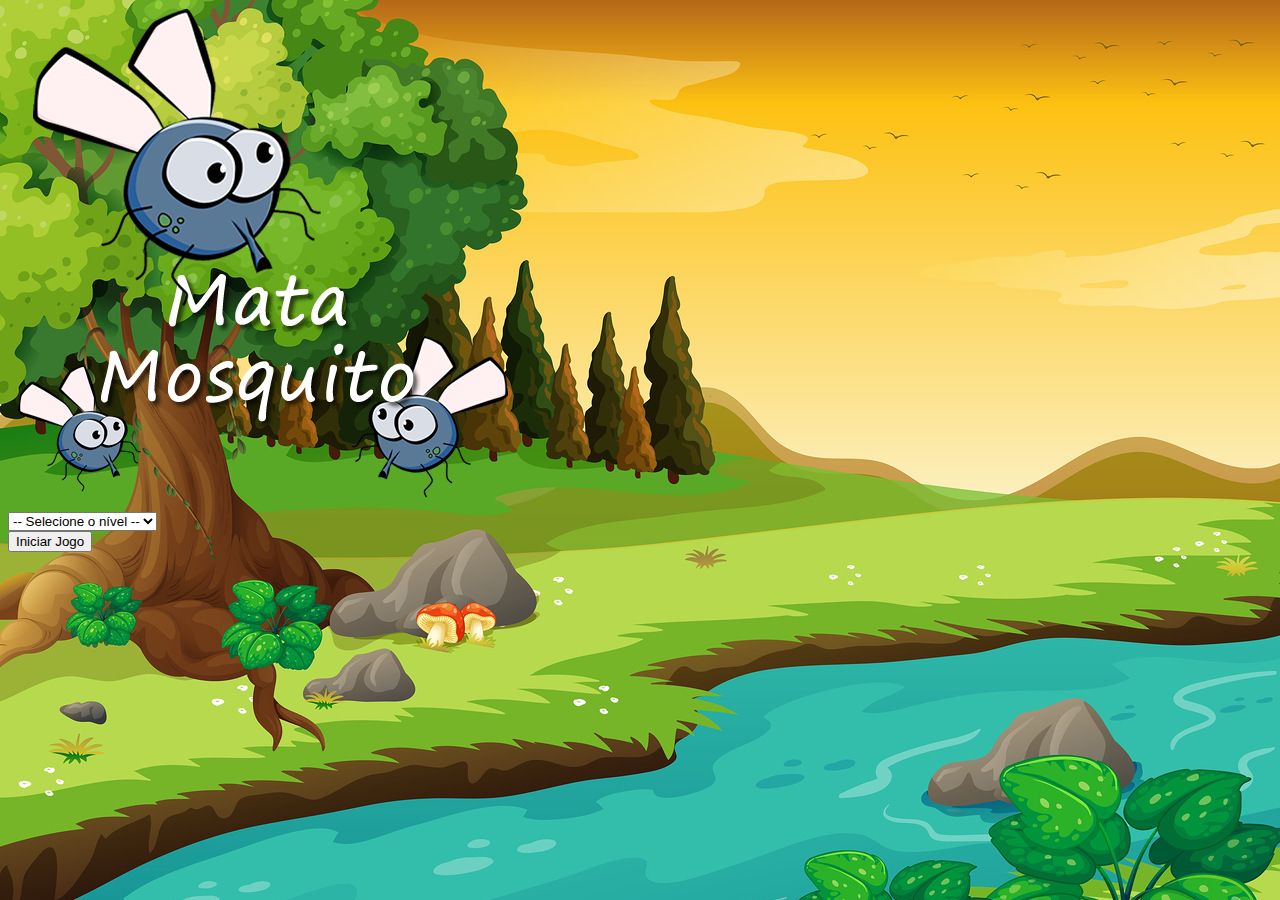
<file: index.html>
<!DOCTYPE html>
<html lang="pt-br">
<head>
    <meta charset="UTF-8">
    <meta http-equiv="X-UA-Compatible" content="IE=edge">
    <meta name="viewport" content="width=device-width, initial-scale=1.0">

    <link href="https://cdn.jsdelivr.net/npm/bootstrap@5.2.0-beta1/dist/css/bootstrap.min.css" rel="stylesheet" integrity="sha384-0evHe/X+R7YkIZDRvuzKMRqM+OrBnVFBL6DOitfPri4tjfHxaWutUpFmBp4vmVor" crossorigin="anonymous">

    <link rel="icon" type="imagem/png" href="imagens/icon.png" />
    
    <link rel="stylesheet" href="https://lucasrique17.github.io/game-mata-mosquito/style.css">

    <script src="https://lucasrique17.github.io/game-mata-mosquito/game.js"> </script>

    <title>Game Mata Mosquito</title>

    <script>

        function iniciarJogo(){
           
            var nivel = document.getElementById('nivel').value

            if (nivel === '') {
                alert('Selecione um nível para iniciar o jogo !!!')
                return false
            }

            window.location.href = "app.html?" + nivel

        }

    </script>
</head>
<body>
    
    <div class="container">
        <div class="row">
            <div class="col">
                <div class="d-flex justify-content-center">
                    <img src="imagens/game.png" alt="">
                </div>
            </div>
        </div>

        <div class="row">
            <div class="col">
                <div class="d-flex justify-content-center">
                    <div class="mb-2">
                        <select class="form-control" id="nivel">
                            <option value="">-- Selecione o nível --</option>
                            <option value="normal">Normal</option>
                            <option value="dificil">Difícil</option>
                            <option value="lendario">Lendário</option>
                        </select>
                    </div>
                </div>
            </div>
        </div>

        <div class="row">
            <div class="col">
                <div class="d-flex justify-content-center">
                    <button type="button" class="btn btn-danger btn-lg" onclick="iniciarJogo()">Iniciar Jogo</button>
                </div>
            </div>
        </div>
    </div>

</body>
</html>
</file>
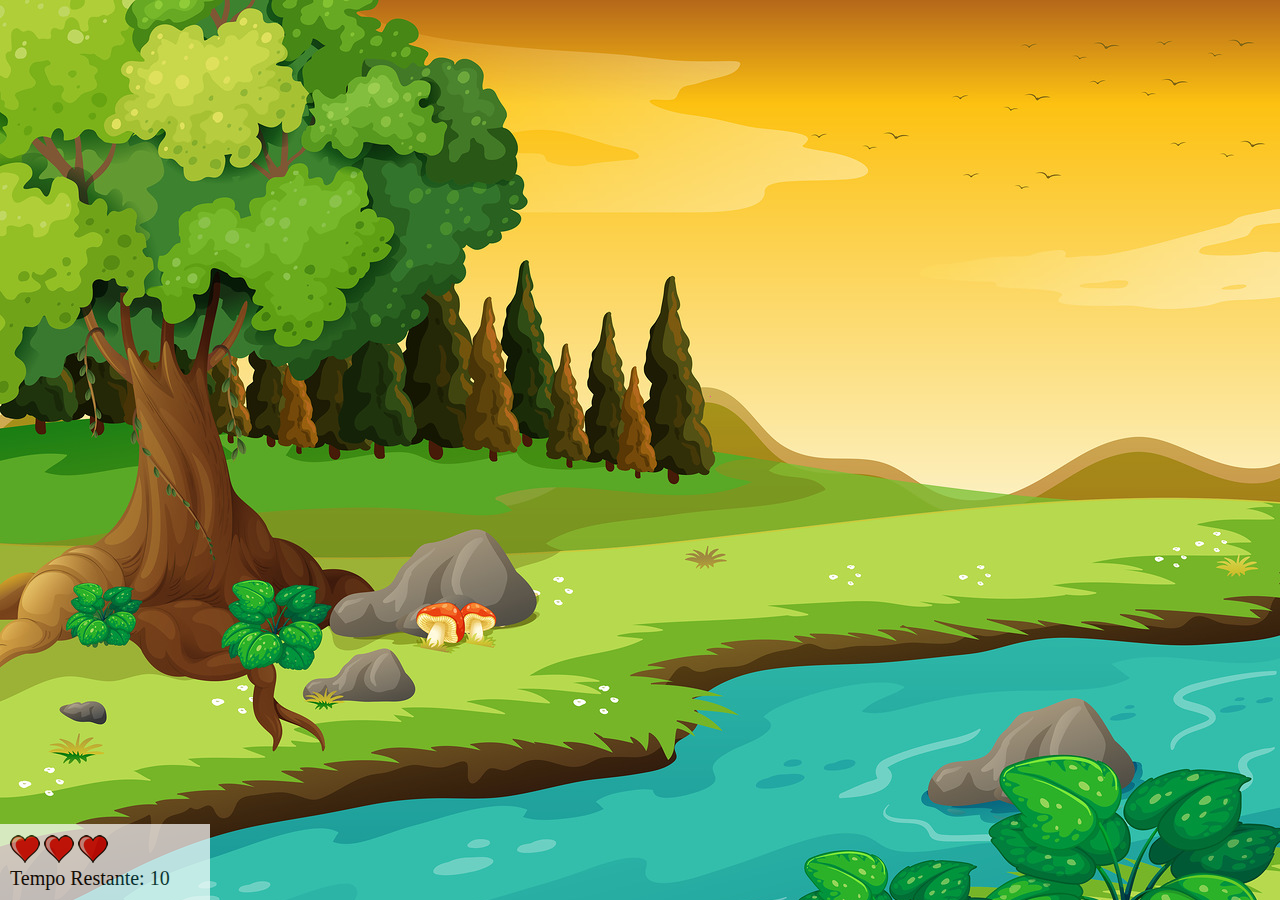
<file: app.html>
<!DOCTYPE html>
<html lang="pt-br">
<head>
    <meta charset="UTF-8">
    <meta http-equiv="X-UA-Compatible" content="IE=edge">
    <meta name="viewport" content="width=device-width, initial-scale=1.0">

    <link rel="stylesheet" href="style.css">
    <script src="game.js"></script>

    <link rel="icon" type="imagem/png" href="imagens/icon.png" />

    <title>Game Mata Mosquito</title>
</head>
<body onresize="ajustaTamanhoPalcoJogo()">
    
        <div class="painel">
            <div class="vidas">
                <img id="v1" src="imagens/coracao_cheio.png">
                <img id="v2" src="imagens/coracao_cheio.png">
                <img id="v3" src="imagens/coracao_cheio.png">
            </div>

            <div class="cronometro">
                Tempo Restante: <span id="cronometro"></span>
            </div>
        </div>


    <script>

        document.getElementById('cronometro').innerHTML = tempo

        var criaMosquito = setInterval(function(){

            posicaoRandomica()

        }, criaMosquitoTempo) 
    </script>

</body>
</html>
</file>
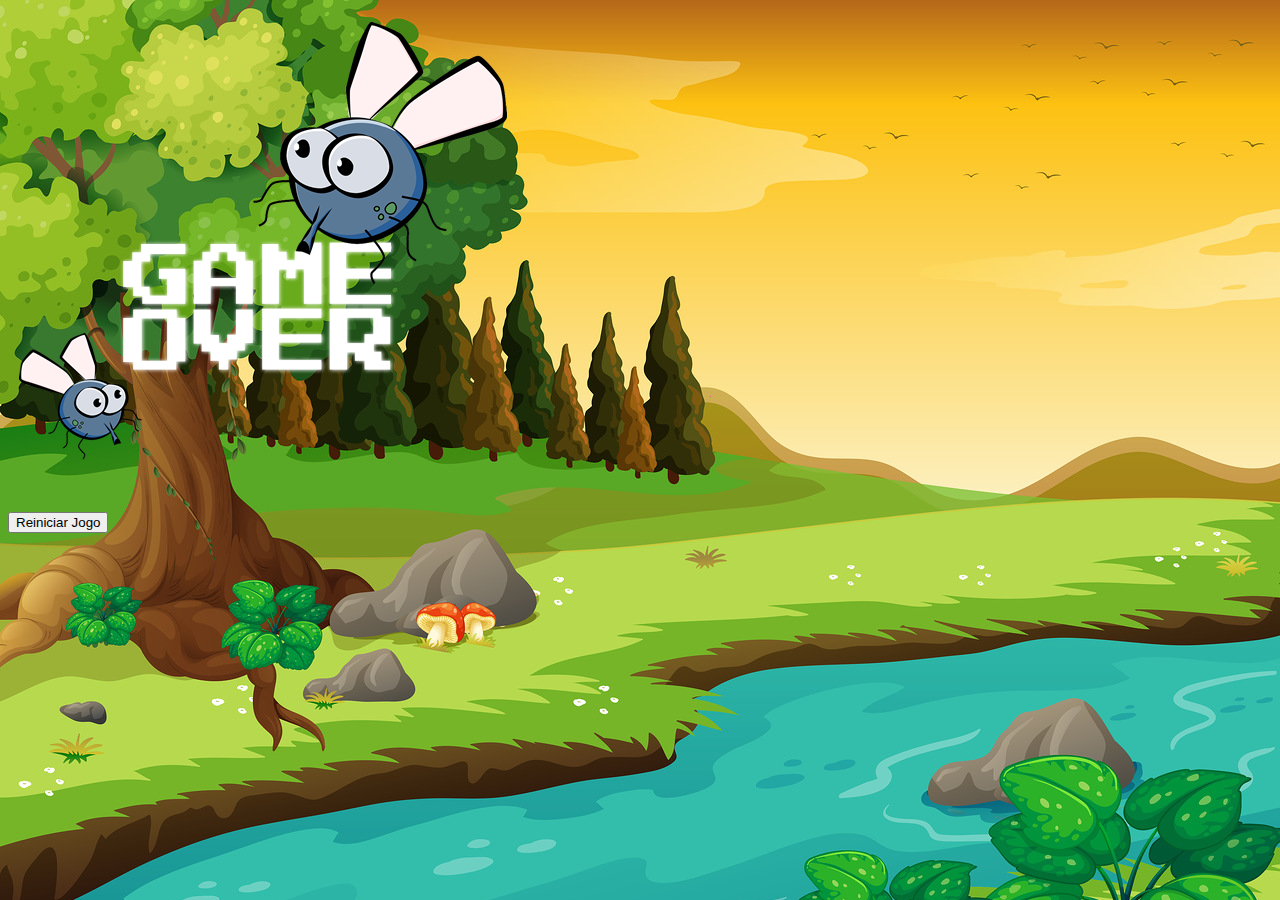
<file: fim_do_jogo.html>
<!DOCTYPE html>
<html lang="pt-br">
<head>
    <meta charset="UTF-8">
    <meta http-equiv="X-UA-Compatible" content="IE=edge">
    <meta name="viewport" content="width=device-width, initial-scale=1.0">

    <link href="https://cdn.jsdelivr.net/npm/bootstrap@5.2.0-beta1/dist/css/bootstrap.min.css" rel="stylesheet" integrity="sha384-0evHe/X+R7YkIZDRvuzKMRqM+OrBnVFBL6DOitfPri4tjfHxaWutUpFmBp4vmVor" crossorigin="anonymous">

    <link rel="stylesheet" href="style.css">

    <link rel="icon" type="imagem/png" href="imagens/icon.png" />

    <title>Game Mata Mosquito</title>
</head>
<body>
    
    <div class="container">
        <div class="row">
            <div class="col">
                <div class="d-flex justify-content-center">
                    <img src="imagens/game_over.png" alt="">
                </div>
            </div>
        </div>

        <div class="row">
            <div class="col">
                <div class="d-flex justify-content-center">
                    <button type="button" class="btn btn-dark btn-lg" onclick="window.location.href = 'index.html'">Reiniciar Jogo</button>
                </div>
            </div>
        </div>
    </div>

</body>
</html>
</file>
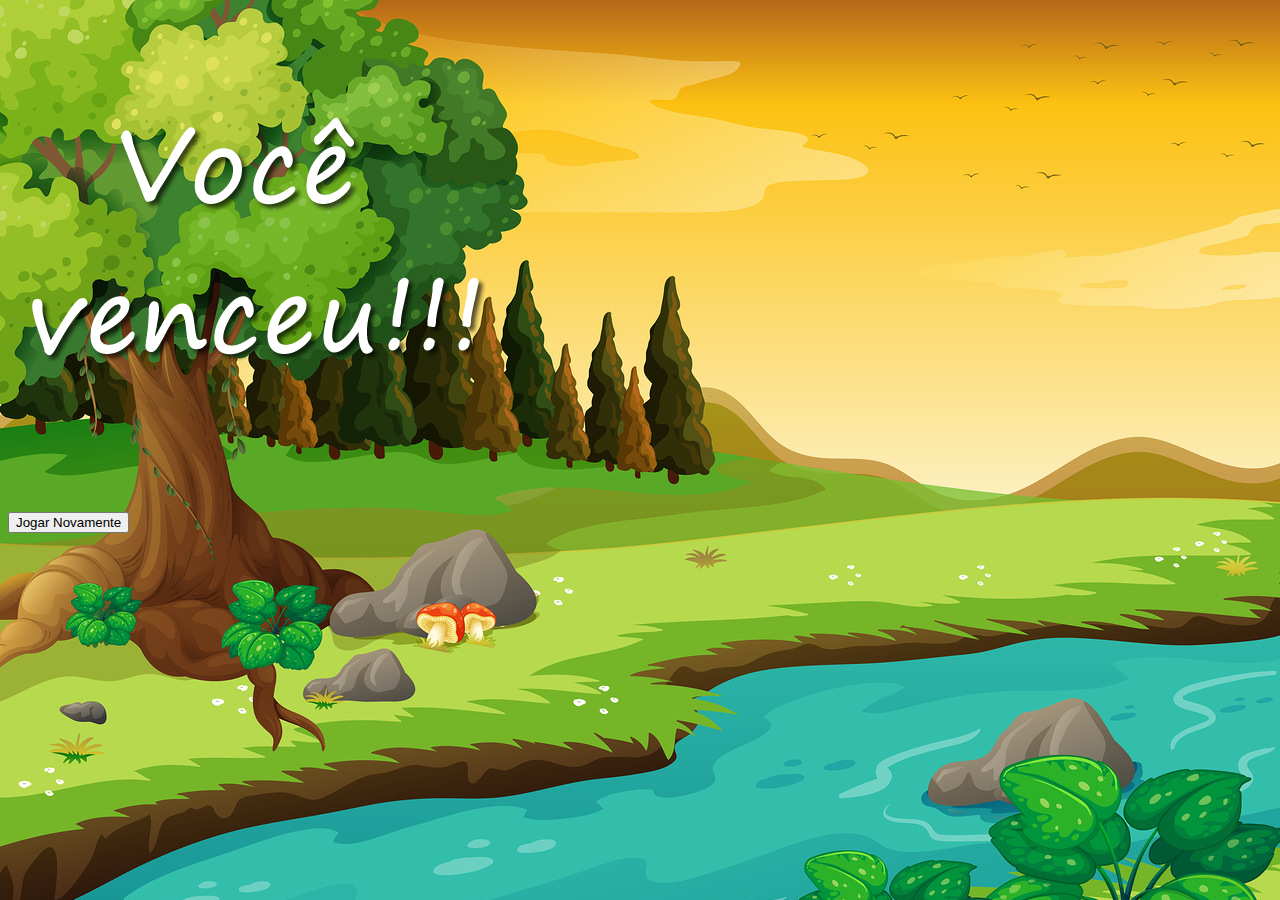
<file: vitoria.html>
<!DOCTYPE html>
<html lang="pt-br">
<head>
    <meta charset="UTF-8">
    <meta http-equiv="X-UA-Compatible" content="IE=edge">
    <meta name="viewport" content="width=device-width, initial-scale=1.0">

    <link href="https://cdn.jsdelivr.net/npm/bootstrap@5.2.0-beta1/dist/css/bootstrap.min.css" rel="stylesheet" integrity="sha384-0evHe/X+R7YkIZDRvuzKMRqM+OrBnVFBL6DOitfPri4tjfHxaWutUpFmBp4vmVor" crossorigin="anonymous">

    <link rel="stylesheet" href="style.css">

    <link rel="icon" type="imagem/png" href="imagens/icon.png" />

    <title>Game Mata Mosquito</title>
</head>
<body>
    
    <div class="container">
        <div class="row">
            <div class="col">
                <div class="d-flex justify-content-center">
                    <img src="imagens/vitoria.png" alt="">
                </div>
            </div>
        </div>

        <div class="row">
            <div class="col">
                <div class="d-flex justify-content-center">
                    <button type="button" class="btn btn-dark btn-lg" onclick="window.location.href = 'index.html'">Jogar Novamente</button>
                </div>
            </div>
        </div>
    </div>

</body>
</html>
</file>
<file: style.css>
html {
    cursor: url(imagens/mata_mosquito.png) 30 30, auto;
}

body {
    background-image: url(imagens/back.jpg);
    background-repeat: no-repeat;
    background-size: 100%;
}

.mosquito1 {
    width: 50px;
    height: 50px;
}

.mosquito2 {
    width: 70px;
    height: 70px;
}

.mosquito3 {
    width: 90px;
    height: 90px;
}

.ladoA {
    transform: scaleX(1);
}

.ladoB {
    transform: scaleX(-1);
}
.painel {
    position: absolute;
    width: 190px;
    padding: 10px;
    left: 0px;
    bottom: 0px;
    border-top: solid 1px white;
    background-color: white;
    opacity: 0.7;
}

.vidas {
    float: left;
}

.cronometro {
    float: left;
    font-size: 20px;
}
</file>
